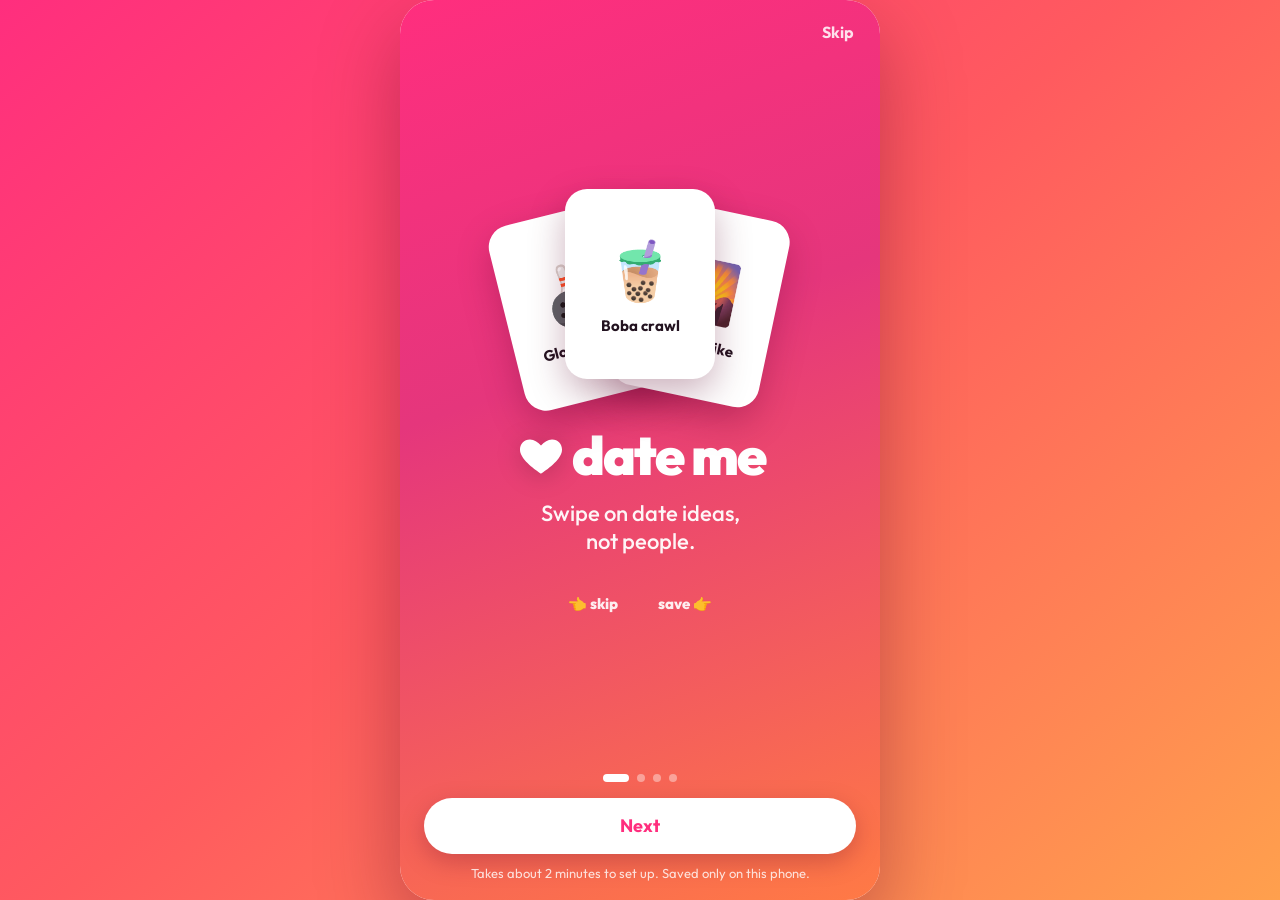
<file: index.html>
<!doctype html>
<html lang="en">
<head>
  <meta charset="utf-8">
  <meta name="viewport" content="width=device-width, initial-scale=1, viewport-fit=cover">
  <title>Date Me</title>
  <meta name="description" content="Swipe right on date ideas, not people.">
  <meta name="theme-color" content="#ff2e7e">
  <meta name="apple-mobile-web-app-capable" content="yes">
  <meta name="mobile-web-app-capable" content="yes">
  <meta name="apple-mobile-web-app-title" content="Date Me">
  <meta name="apple-mobile-web-app-status-bar-style" content="black-translucent">
  <link rel="manifest" href="manifest.json">
  <link rel="icon" href="icons/icon-192.png">
  <link rel="apple-touch-icon" href="icons/icon-180.png">
  <link rel="preconnect" href="https://fonts.googleapis.com">
  <link rel="preconnect" href="https://fonts.gstatic.com" crossorigin>
  <link href="https://fonts.googleapis.com/css2?family=Outfit:wght@400;500;600;700;800;900&display=swap" rel="stylesheet">
  <link rel="stylesheet" href="css/style.css">
</head>
<body>
  <div id="app">

    <!-- Welcome -->
    <section id="screen-welcome" class="screen grad" hidden>
      <button class="intro-skip" data-act="intro-skip">Skip</button>
      <div class="slides" id="slides">
        <div class="slide">
          <div class="hero-cards" aria-hidden="true">
            <div class="mini c1"><span>🎳</span><b>Glow bowling</b><i class="mstamp no">NOPE</i></div>
            <div class="mini c2"><span>🌄</span><b>Sunrise hike</b><i class="mstamp yes">SAVE</i></div>
            <div class="mini c3"><span>🧋</span><b>Boba crawl</b></div>
          </div>
          <h1 class="logo big"><svg class="heart" viewBox="0 0 24 24"><path d="M12 21s-7.5-4.6-9.6-9.3C.9 8.3 3 4.5 6.7 4.5c2.1 0 3.6 1.1 5.3 3 1.7-1.9 3.2-3 5.3-3 3.7 0 5.8 3.8 4.3 7.2C19.5 16.4 12 21 12 21z"/></svg>date me</h1>
          <p class="tagline">Swipe on date ideas,<br>not people.</p>
          <div class="hint-row"><span>👈 skip</span><span>save 👉</span></div>
        </div>
        <div class="slide">
          <div class="duo" aria-hidden="true">
            <div class="duo-av you">You</div><div class="duo-heart">💞</div><div class="duo-av them">Them</div>
          </div>
          <h2 class="slide-title">Made for you two</h2>
          <p class="tagline small">Answer a few questions about you. Then about them, or send them the quiz.</p>
          <div class="chip-row" aria-hidden="true"><span>🌲 you both love outdoors</span><span>💸 fits your budget</span><span>📍 near you</span></div>
        </div>
        <div class="slide">
          <div class="mini-reel" aria-hidden="true">
            <div class="mini-reel-track"><div>🎳 Glow bowling</div><div>🧋 Boba crawl</div><div>🌅 Swings &amp; sunset</div><div>🎮 Big arcade night</div><div>🛹 Skatepark</div><div>🎳 Glow bowling</div><div>🧋 Boba crawl</div></div>
            <div class="mini-reel-win"></div>
          </div>
          <h2 class="slide-title">Can't decide? Spin 🎲</h2>
          <p class="tagline small">Save a few you like. Date Me picks one.</p>
        </div>
        <div class="slide">
          <div class="chat" aria-hidden="true">
            <div class="bubble out">🛹 Date idea: Skatepark + slushies<br><b>Want to? 💘</b></div>
            <div class="bubble in">YES 😍 saturday?</div>
          </div>
          <h2 class="slide-title">Send it to them</h2>
          <p class="tagline small">One tap texts the idea to your date. Then go do it.</p>
        </div>
      </div>
      <div class="intro-foot">
        <div class="dots" id="dots"><i class="on"></i><i></i><i></i><i></i></div>
        <button class="btn-white" id="intro-next" data-act="intro-next">Next</button>
        <p class="fine">Takes about 2 minutes to set up. Saved only on this phone.</p>
      </div>
    </section>

    <!-- Older profiles: ask about "you" once -->
    <section id="screen-meintro" class="screen grad" hidden>
      <div class="welcome">
        <div class="big-emoji">💞</div>
        <h2 class="q-title center">New: ideas you'll both love</h2>
        <p class="tagline small">Answer a few quick questions about <b>you</b>, and Date Me picks dates that fit you both.</p>
        <button class="btn-white" data-act="meintro-go">Let's do it</button>
        <button class="btn-link light" data-act="meintro-later">Later</button>
      </div>
    </section>

    <!-- Who are you dating? -->
    <section id="screen-who" class="screen grad" hidden>
      <header class="quiz-top">
        <button class="icon-btn light" id="who-back" data-act="who-back" aria-label="Back">‹</button>
        <div class="progress"><i style="width:100%"></i></div>
        <span class="quiz-count">💘</span>
      </header>
      <div class="quiz-body">
        <div class="q-emoji">💑</div>
        <h2 class="q-title">Now, who are you dating?</h2>
        <p class="q-sub">Answer their questions yourself, or send them the quiz so they can answer for themselves.</p>
        <div id="who-choices" class="who-choices">
          <button class="tile big" data-act="who-send-open"><span class="te">💌</span><span><b>Send them the quiz</b><small>They answer on their phone. Most accurate.</small></span></button>
          <button class="tile big" data-act="who-answer"><span class="te">✍️</span><span><b>I'll answer for them</b><small>Quick, and you can send it later too.</small></span></button>
        </div>
        <div id="who-send" hidden>
          <input id="who-name-input" class="field" type="text" maxlength="24" placeholder="Their first name" autocomplete="off" enterkeyhint="send">
          <button class="btn-white" data-act="who-send">💌 Send the quiz</button>
          <p class="fine">You'll pick how to send it: text, Instagram, anything. When they're done, their answers show up in your app on their own.</p>
        </div>
      </div>
    </section>

    <!-- Someone sent you their quiz -->
    <section id="screen-invite" class="screen grad" hidden>
      <div class="welcome">
        <div class="big-emoji">💌</div>
        <h2 class="q-title center" id="invite-title"></h2>
        <p class="tagline small" id="invite-sub"></p>
        <button class="btn-white" data-act="invite-start">Let's go</button>
        <p class="fine">Date Me is an app that suggests date ideas. Your answers only go to the person who sent this.</p>
        <button class="btn-link light" data-act="invite-own">No thanks</button>
      </div>
    </section>

    <!-- Done answering: send it back -->
    <section id="screen-sent" class="screen grad" hidden>
      <div class="welcome">
        <div class="big-emoji">🎉</div>
        <h2 class="q-title center" id="sent-title"></h2>
        <p class="tagline small" id="sent-sub"></p>
        <button class="btn-white" id="sent-send" data-act="sent-send">💌 Send it back</button>
        <button class="btn-ghost" id="sent-copy" data-act="sent-copy">Copy the link instead</button>
        <div id="sent-own" class="sent-own">
          <p class="fine">Want to plan dates too?</p>
          <button class="btn-link light" data-act="sent-own">Make my own Date Me →</button>
        </div>
      </div>
    </section>

    <!-- Their answers came back -->
    <section id="screen-import" class="screen grad" hidden>
      <div class="welcome">
        <div class="big-emoji">✨</div>
        <h2 class="q-title center" id="import-title"></h2>
        <p class="tagline small" id="import-sub"></p>
        <button class="btn-white" data-act="import-go">Add to Date Me</button>
        <p class="fine" id="import-note"></p>
        <p class="fine">Answers usually show up in your app on their own. This link is the backup: if it opened in your browser instead of your home-screen app, open the app and they should already be there (or use People → 📥 Paste their answers).</p>
        <button class="btn-link light" data-act="import-cancel">Not now</button>
      </div>
    </section>

    <!-- Quiz -->
    <section id="screen-quiz" class="screen grad" hidden>
      <header class="quiz-top">
        <button class="icon-btn light" data-act="quiz-back" aria-label="Back">‹</button>
        <div class="progress"><i id="quiz-bar"></i></div>
        <span id="quiz-count" class="quiz-count"></span>
      </header>
      <div id="quiz-body" class="quiz-body"></div>
      <footer class="quiz-foot">
        <button id="quiz-next" class="btn-white" data-act="quiz-next">Next</button>
      </footer>
    </section>

    <!-- Location -->
    <section id="screen-location" class="screen grad" hidden>
      <header class="quiz-top">
        <button class="icon-btn light" data-act="loc-back" aria-label="Back">‹</button>
        <div class="progress"><i style="width:100%"></i></div>
        <span class="quiz-count">📍</span>
      </header>
      <div class="quiz-body">
        <div class="q-emoji">🗺️</div>
        <h2 class="q-title">Where are you two?</h2>
        <p class="q-sub">We'll tailor ideas to your area: lakes, hikes, downtown, the season and the weather.</p>
        <form id="loc-form" class="loc-form" autocomplete="off">
          <input id="loc-input" class="field" type="text" inputmode="search" placeholder="City or zip code" aria-label="City or zip code">
          <button class="btn-white small" type="submit">Search</button>
        </form>
        <button class="btn-ghost" data-act="use-gps">📍 Use my location</button>
        <div id="loc-result" class="loc-result" hidden></div>
      </div>
      <footer class="quiz-foot">
        <button id="loc-go" class="btn-white" data-act="loc-go" hidden>Show me ideas →</button>
        <button class="btn-link light" data-act="loc-skip" id="loc-skip">Skip for now</button>
      </footer>
    </section>

    <!-- Main app -->
    <section id="screen-main" class="screen main" hidden>
      <header class="topbar">
        <div class="logo"><svg class="heart" viewBox="0 0 24 24"><path d="M12 21s-7.5-4.6-9.6-9.3C.9 8.3 3 4.5 6.7 4.5c2.1 0 3.6 1.1 5.3 3 1.7-1.9 3.2-3 5.3-3 3.7 0 5.8 3.8 4.3 7.2C19.5 16.4 12 21 12 21z"/></svg>date me<sup class="ver" id="ver-top"></sup></div>
        <button class="who-chip" data-act="tab" data-tab="people"><span id="who-name"></span> ▾</button>
        <button class="icon-btn top-btn" data-act="open-share" aria-label="Share Date Me">💌</button>
        <button class="icon-btn filter-btn" data-act="open-filters" aria-label="Filters">
          <svg viewBox="0 0 24 24"><path d="M4 6h16M7 12h10M10 18h4" stroke-width="2.4" stroke-linecap="round"/></svg>
          <i id="filter-dot" hidden></i>
        </button>
      </header>

      <div id="tab-discover" class="tab">
        <div id="status-row" class="status-row"></div>
        <div id="deck" class="deck"></div>
        <div class="actions" id="deck-actions">
          <button class="act undo" data-act="undo" aria-label="Undo">↺</button>
          <button class="act nope" data-act="nope" aria-label="Skip">✕</button>
          <button class="act like" data-act="like" aria-label="Save">♥</button>
          <button class="act spin" data-act="open-spin" aria-label="Spin it">🎲</button>
        </div>
      </div>

      <div id="tab-saved" class="tab" hidden>
        <div class="saved-head">
          <h2>Saved ideas</h2>
          <button class="btn-grad" data-act="open-spin">🎲 Spin it</button>
        </div>
        <div id="saved-list" class="saved-list"></div>
      </div>

      <div id="tab-people" class="tab" hidden>
        <div class="saved-head"><h2>Who are you planning for?</h2></div>
        <div id="people-list" class="people-list"></div>
        <button class="btn-outline" data-act="new-person">＋ Plan for someone new</button>
        <button class="btn-outline" data-act="paste-answers">📥 Paste their answers</button>
        <button class="btn-outline" data-act="how-it-works">❓ How Date Me works</button>
        <button class="btn-outline" data-act="open-share">💌 Share Date Me with a friend</button>
        <button class="btn-outline" data-act="check-update">🔄 Check for updates</button>
        <p class="fine dark ver-line" id="ver-people"></p>
        <p class="fine dark">Your answers stay on this phone. What leaves it: the city you search for; quiz answers (never names) when you use the AI planner; and answers to a quiz you were sent, which wait in a private mailbox and are deleted once picked up.</p>
        <p class="fine dark">Some "Get the kit" and "Find tickets" links may earn Date Me a small commission, at no extra cost to you. As an Amazon Associate, Date Me earns from qualifying purchases.</p>
      </div>

      <nav class="tabbar">
        <button data-act="tab" data-tab="discover" class="on"><span>🔥</span>Discover</button>
        <button data-act="tab" data-tab="saved"><span>♥</span>Saved<b id="saved-count" hidden></b></button>
        <button data-act="tab" data-tab="people"><span>👥</span>People</button>
      </nav>
    </section>

    <!-- New version ribbon -->
    <div id="update-ribbon" class="ribbon" role="status" hidden>
      <span>✨ New version ready</span>
      <button class="ribbon-go" data-act="do-update">Update</button>
      <button class="ribbon-x" data-act="dismiss-update" aria-label="Later">✕</button>
    </div>

    <!-- Share Date Me -->
    <div id="modal-share" class="overlay center" hidden>
      <div class="share-box">
        <button class="icon-btn close" data-act="close-share" aria-label="Close">✕</button>
        <h3>Share Date Me 💘</h3>
        <p class="spin-sub">Scan with a phone camera to open it.</p>
        <img class="qr" src="qr.png" alt="QR code that opens Date Me" width="220" height="220">
        <div class="share-link"><span id="share-url"></span><button data-act="copy-link" id="copy-link">Copy</button></div>
        <button class="btn-grad wide" data-act="share-app">💌 Send to a friend</button>
        <div id="install-box" class="install-box"></div>
        <div class="share-foot">
          <span id="ver-share"></span> ·
          <button class="btn-link tiny" data-act="check-update">Check for updates</button>
        </div>
      </div>
    </div>

    <!-- Filters sheet -->
    <div id="sheet-filters" class="overlay" hidden>
      <div class="sheet" role="dialog" aria-label="Filters">
        <button class="grabber" data-act="close-sheet" aria-label="Close"></button>
        <button class="icon-btn close" data-act="close-sheet" aria-label="Close">✕</button>
        <h3>Filters</h3>
        <div class="f-group"><label>Budget (up to)</label><div class="chips" data-filter="budget"></div></div>
        <div class="f-group"><label>Indoor or outdoor</label><div class="chips" data-filter="io"></div></div>
        <div class="f-group"><label>Time of day</label><div class="chips" data-filter="time"></div></div>
        <div class="f-group"><label>How far will you go?</label><div class="chips" data-filter="dist"></div></div>
        <div class="sheet-btns">
          <button class="btn-link" data-act="reset-filters">Reset</button>
          <button class="btn-grad wide" data-act="apply-filters" id="apply-filters">Show ideas</button>
        </div>
      </div>
    </div>

    <!-- AI planner -->
    <div id="sheet-ai" class="overlay" hidden>
      <div class="sheet" role="dialog" aria-label="AI planner">
        <button class="grabber" data-act="close-sheet" aria-label="Close"></button>
        <button class="icon-btn close" data-act="close-sheet" aria-label="Close">✕</button>
        <div id="ai-form">
          <h3 id="ai-title">✨ Plan something</h3>
          <p class="ai-sub" id="ai-sub"></p>
          <div class="f-group"><label>Anything to aim for? (optional)</label>
            <div class="chips" id="ai-chips">
              <button class="chip" data-ask="It might rain, so mostly indoors">🌧️ Rainy day</button>
              <button class="chip" data-ask="Keep it super cheap">💸 Super cheap</button>
              <button class="chip" data-ask="It's a special occasion, make it feel special">🎉 Special occasion</button>
              <button class="chip" data-ask="It's an early date, so easy to talk and low pressure">🌱 Early dates</button>
              <button class="chip" data-ask="Something we could do tonight">🌙 Tonight</button>
              <button class="chip" data-ask="Surprise us with unusual ideas we wouldn't think of">🎲 Surprise us</button>
            </div>
          </div>
          <div class="f-group"><label for="ai-text">Anything else?</label>
            <textarea id="ai-text" class="ai-text" maxlength="200" rows="2" placeholder="e.g. they just got a puppy, or we only have Sunday morning"></textarea>
          </div>
          <div class="sheet-btns">
            <button class="btn-link" data-act="close-ai">Cancel</button>
            <button class="btn-grad wide" data-act="run-ai">✨ Make 5 ideas</button>
          </div>
          <p class="fine dark ai-fine">Shares their quiz answers (not their name) and your area with the AI to write the ideas.</p>
        </div>
        <div id="ai-loading" class="ai-loading" hidden>
          <div class="ai-spark">✨</div>
          <p id="ai-msg">Reading their answers…</p>
          <button class="btn-link" data-act="cancel-ai">Cancel</button>
        </div>
      </div>
    </div>

    <!-- Spin -->
    <div id="modal-spin" class="overlay center" hidden>
      <div class="spin-box">
        <button class="icon-btn close" data-act="close-spin" aria-label="Close">✕</button>
        <h3>Spin it 🎲</h3>
        <p class="spin-sub" id="spin-sub">Can't decide? Let fate pick from your saved ideas.</p>
        <div class="reel"><div class="reel-track" id="reel-track"></div><div class="reel-window"></div></div>
        <div id="spin-result" class="spin-result" hidden></div>
        <div class="spin-btns">
          <button class="btn-grad wide" data-act="spin" id="spin-btn">Spin!</button>
          <button class="btn-outline" data-act="share-winner" id="share-winner" hidden>💌 Send it to them</button>
        </div>
      </div>
    </div>

    <!-- Idea detail -->
    <div id="modal-idea" class="overlay center" hidden>
      <div class="idea-box" id="idea-box"></div>
    </div>

    <div id="coach" class="coach" role="status" hidden><span id="coach-text"></span><button data-act="coach-ok" aria-label="Got it">✕</button></div>
    <div id="confetti" aria-hidden="true"></div>
    <div id="toast" role="status"></div>
  </div>

  <script src="js/version.js"></script>
  <script src="js/store.js"></script>
  <script src="js/engine.js"></script>
  <script src="js/location.js"></script>
  <script src="js/spots.js"></script>
  <script src="js/ideas.js"></script>
  <script src="js/ai.js"></script>
  <script src="js/shop.js"></script>
  <script src="js/invite.js"></script>
  <script src="js/verify.js"></script>
  <!-- More idea sources go here, e.g. <script src="js/sources/places.js"></script> -->
  <script src="js/app.js"></script>
</body>
</html>
</file>
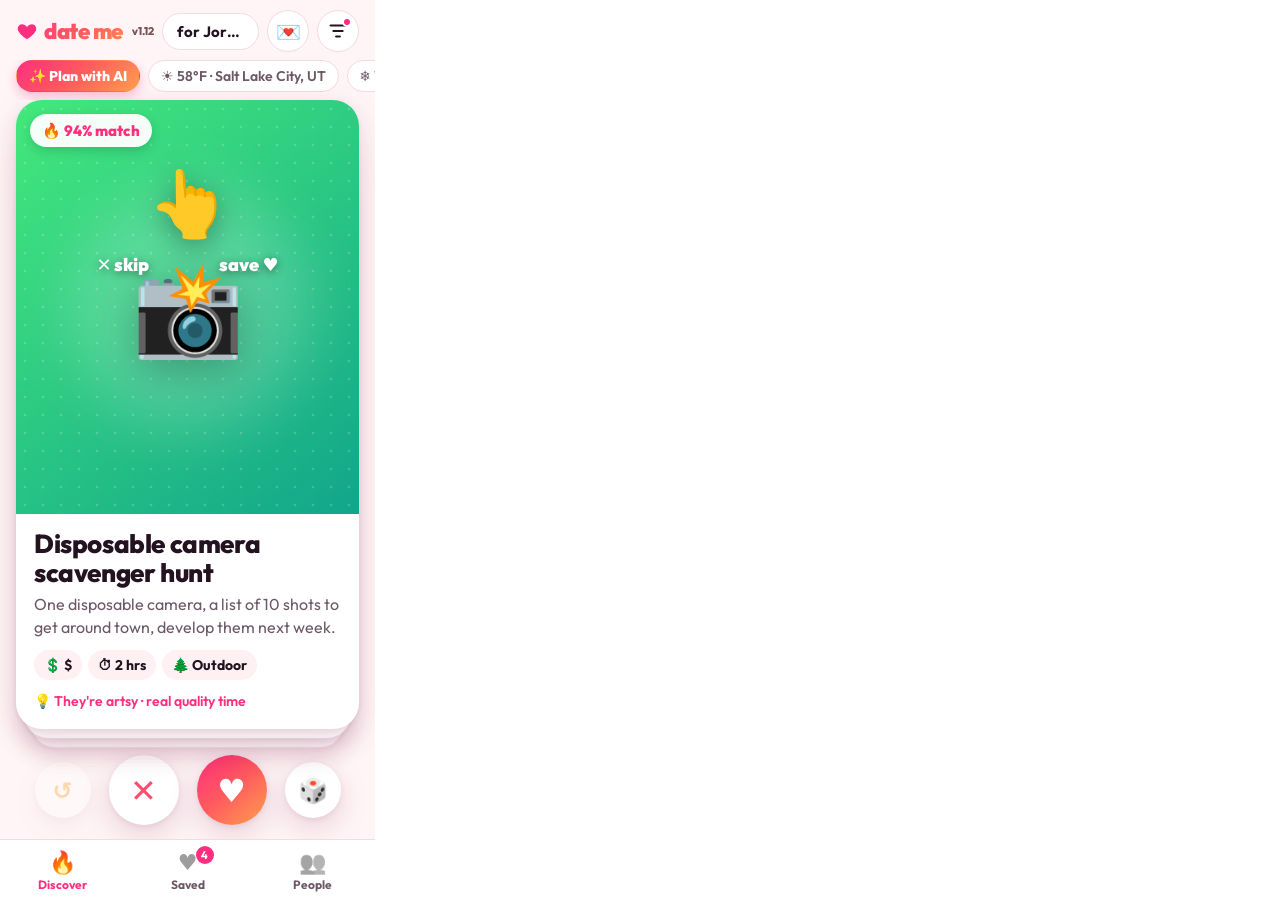
<file: tests/seed.html>
<!doctype html>
<!-- Test fixture: loads a sample profile, then shows the app at phone size.
     ?view=deck | saved | spin | filters | people | idea | interests | ai | aicard | who | invite | share | ribbon | age | slide1..slide4 | hint | coach | welcome
     Overwrites this browser's Date Me data, so only use it on a test browser. -->
<html><head><meta charset="utf-8"><meta name="viewport" content="width=device-width, initial-scale=1"><style>html,body{margin:0}iframe{border:0;position:fixed;left:0;top:0;width:375px;height:100%}</style></head>
<body>
<script>
  const view = new URLSearchParams(location.search).get("view") || "deck";
  const snap = (id, t, e, cat, d, c, m, io) => ({ id, at: Date.now(), idea: { id, t, e, cat, d, c, m, io, place: null } });
  const profile = {
    id: "test1", name: "Jordan", createdAt: Date.now(),
    answers: { name: "Jordan", birthdate: "2006-05-14", outdoorsy: 8, outAbout: 5, adventure: 6, active: 5, crowds: 4,
      budget: 2, foodie: 9, dislikes: ["seafood"], interests: ["artsy", "outdoorsy"], love: "time" },
    place: { label: "Salt Lake City, UT", lat: 40.76, lon: -111.89, cc: "US", isCity: true, scanned: true,
      features: { lake: true, coast: false, beach: false, mountains: true, trails: true, river: true, hotspring: true, ski: true, city: true, snow: false },
      spots: { bowling: [{ n: "Megaplex Lanes", lat: 40.70, lon: -111.95, d: 8200 }, { n: "All Star Bowling", lat: 40.72, lon: -111.86, d: 5100 }, { n: "Pins & Ales", lat: 40.76, lon: -111.88, d: 1300 }].sort((a, b) => a.d - b.d) },
      spotsAt: { bowling: Date.now() },
      weather: { temp: 58, unit: "°F", emoji: "☀️", text: "Clear", tmaxC: 16, rainy: false, snowing: false, hot: false, cold: false, nice: true, elevation: 1300, at: Date.now() } },
    saved: [
      snap("glow-bowling", "Glow bowling", "🎳", "active", "Blacklights, loud music, and a bet riding on the last frame.", 1, 90, "in"),
      snap("hot-springs-soak", "Hot springs soak", "♨️", "outdoors", "Find a natural hot spring and soak while it's chilly outside.", 1, 240, "out"),
      snap("paint-pottery", "Paint pottery", "🏺", "culture", "Paint mugs at a pottery studio, pick them up next week, think of each other.", 2, 120, "in"),
      snap("pumpkin-patch", "Pumpkin patch", "🎃", "seasonal", "Find the biggest, weirdest pumpkin in the field.", 1, 120, "out"),
    ],
    skipped: [], filters: { budget: 2, io: "any", time: "any", dist: 3 },
    aiIdeas: view === "aicard" ? [{ id: "ai:bird-show-ramen-test", t: "Bird show & ramen", e: "🦜", cat: "culture", d: "Catch the indoor bird show at the aviary, then warm up with big bowls of ramen.", aiWhy: "they love animals and it's chilly", c: 2, m: 180, io: "in", w: "a", int: ["animals", "artsy", "outdoorsy"], love: ["time"], fd: [], act: 2, adv: 5, crowd: 4, food: 6, tr: 1, age: 0, place: { name: "Tracy Aviary", url: "https://www.google.com/maps/search/Tracy%20Aviary" } }] : [],
  };
  const me = { name: "Matt", birthdate: "2005-02-10", outdoorsy: 9, outAbout: 5, adventure: 8, active: 5, crowds: 5, budget: 1, foodie: 5, dislikes: ["sushi"], interests: ["outdoorsy", "animals"], love: "time" };
  // Views screenshotted with --virtual-time-budget must not wait on map servers: pretend every lookup is done.
  Object.keys(localStorage).filter((k) => k.startsWith("dateme:hint")).forEach((k) => localStorage.removeItem(k));
  if (view === "share" || view === "ribbon" || view === "age" || view === "hint" || view === "coach" || view === "filters") {
    profile.place.spots = {}; profile.place.spotsAt = {};
    ["bowling","trailhead","lake","park","viewpoint","waterfall","hotspring","reserve","cafe","farm","shelter","icerink","musicvenue","theatre","museum","zoo","aquarium","mexican","sushi","ramen","market","peak","river","beach","ski"].forEach((k) => { profile.place.spots[k] = []; profile.place.spotsAt[k] = Date.now(); });
  }
  if (view === "welcome" || view === "invite" || view.startsWith("slide")) localStorage.removeItem("dateme:v1");
  else if (view === "who") localStorage.setItem("dateme:v1", JSON.stringify({ version: 1, me: { answers: me }, activeId: null, profiles: {} }));
  else localStorage.setItem("dateme:v1", JSON.stringify({ version: 1, me: { answers: me }, activeId: "test1", profiles: { test1: profile } }));
</script>
<iframe id="f" src="../index.html"></iframe>
<script>if (view === "invite") document.getElementById("f").src = "../index.html#invite=eyJ2IjoxLCJwIjoiYWJjIiwiZiI6Ik1hdHQiLCJvIjoiUmlsZXkifQ";</script>
<script>
  const f = document.getElementById("f");
  f.onload = () => setTimeout(() => {
    const d = f.contentDocument, click = (s) => d.querySelector(s).click();
    if (view === "saved") click('.tabbar [data-tab="saved"]');
    if (view === "people") click('.tabbar [data-tab="people"]');
    if (view === "filters") click('[data-act="open-filters"]');
    if (view === "idea") { click('.tabbar [data-tab="saved"]'); setTimeout(() => click(".s-item"), 100); }
    if (view === "interests") { click('[data-act="tab"][data-tab="people"]'); click('[data-act="edit"]'); for (let k = 0; k < 8; k++) click("#quiz-next"); }
    if (view === "share") click('[data-act="open-share"]');
    if (view.startsWith("slide")) { const el = d.getElementById("slides"); el.scrollTo({ left: (+view.slice(5) - 1) * el.clientWidth, behavior: "instant" }); el.dispatchEvent(new Event("scroll")); }
    if (view === "coach") click('[data-act="like"]');
    if (view === "age") { click('.tabbar [data-tab="people"]'); click('[data-act="edit-me"]'); click("#quiz-next"); d.querySelector('.age-step[data-step="1"]').click(); }
    if (view === "ribbon") d.getElementById("update-ribbon").hidden = false;
    if (view === "ai") { click('[data-act="open-ai"]'); d.querySelectorAll("#ai-chips .chip")[0].click(); d.querySelectorAll("#ai-chips .chip")[4].click(); }
    if (view === "spin") { click('[data-act="open-spin"]'); setTimeout(() => click("#spin-btn"), 100); }
  }, 1500);
</script>
</body></html>
</file>
<file: css/style.css>
/* Date Me — styles. Phone first; desktop just centres a phone-width column. */

[hidden] { display: none !important; }

:root {
  --grad: linear-gradient(140deg, #ff2e7e 0%, #ff5a5f 48%, #ffa04d 100%);
  --grad-deep: linear-gradient(160deg, #ff2e7e 0%, #e5367c 40%, #ff7a45 100%);
  --pink: #ff2e7e;
  --coral: #ff5a5f;
  --amber: #ffa04d;
  --bg: #fff5f7;
  --surface: #ffffff;
  --surface-2: #fff0f3;
  --ink: #231320;
  --ink-2: #6c5867;
  --line: #f3dbe2;
  --nope: #ff4d6d;
  --like: #18c98b;
  --shadow: 0 10px 30px rgba(120, 20, 60, .16), 0 2px 6px rgba(120, 20, 60, .08);
  --radius: 26px;
  --font: "Outfit", system-ui, -apple-system, "Segoe UI", Roboto, sans-serif;
  --top: env(safe-area-inset-top, 0px);
  --bottom: env(safe-area-inset-bottom, 0px);
  color-scheme: light;
}

@media (prefers-color-scheme: dark) {
  :root:not([data-theme="light"]) {
    --bg: #150b13;
    --surface: #23141f;
    --surface-2: #2d1a28;
    --ink: #fbeef4;
    --ink-2: #c3a9b8;
    --line: #3a2433;
    --shadow: 0 10px 30px rgba(0, 0, 0, .45), 0 2px 6px rgba(0, 0, 0, .3);
    color-scheme: dark;
  }
}
:root[data-theme="dark"] {
  --bg: #150b13; --surface: #23141f; --surface-2: #2d1a28; --ink: #fbeef4; --ink-2: #c3a9b8; --line: #3a2433;
  --shadow: 0 10px 30px rgba(0, 0, 0, .45), 0 2px 6px rgba(0, 0, 0, .3); color-scheme: dark;
}

* { box-sizing: border-box; -webkit-tap-highlight-color: transparent; }
html, body { margin: 0; height: 100%; }
body {
  font-family: var(--font);
  background: var(--grad);
  color: var(--ink);
  overscroll-behavior: none;
  -webkit-font-smoothing: antialiased;
}
button { font: inherit; color: inherit; border: 0; background: none; cursor: pointer; padding: 0; }
input { font: inherit; }

#app {
  position: relative;
  max-width: 480px;
  height: 100dvh;
  margin: 0 auto;
  overflow: hidden;
  background: var(--bg);
}
@media (min-width: 520px) {
  #app { height: min(100dvh, 920px); top: max(0px, calc((100dvh - 920px) / 2)); border-radius: 34px; box-shadow: 0 30px 80px rgba(80, 0, 40, .35); }
}

.screen { position: absolute; inset: 0; display: flex; flex-direction: column; }
.grad { background: var(--grad-deep); color: #fff; }

/* ---------- logo ---------- */
.logo { display: flex; align-items: center; gap: 6px; font-weight: 900; font-size: 24px; letter-spacing: -.5px; }
.logo .heart { width: 24px; height: 24px; fill: var(--pink); }
.logo.big { font-size: 54px; letter-spacing: -2px; margin: 0; justify-content: center; }
.logo.big .heart { width: 50px; height: 50px; fill: #fff; filter: drop-shadow(0 4px 12px rgba(0,0,0,.18)); }

/* ---------- buttons ---------- */
.btn-white, .btn-grad, .btn-outline, .btn-ghost {
  display: inline-flex; align-items: center; justify-content: center; gap: 8px;
  min-height: 56px; padding: 0 26px; border-radius: 999px; font-weight: 700; font-size: 18px;
  transition: transform .12s ease, opacity .2s;
}
.btn-white:active, .btn-grad:active, .btn-outline:active, .btn-ghost:active { transform: scale(.97); }
.btn-white { background: #fff; color: var(--pink); box-shadow: 0 8px 24px rgba(90, 0, 40, .25); width: 100%; }
.btn-white:disabled { opacity: .5; box-shadow: none; }
.btn-white.small { width: auto; min-height: 52px; padding: 0 20px; font-size: 16px; }
.btn-grad { background: var(--grad); color: #fff; box-shadow: 0 8px 20px rgba(255, 46, 126, .3); min-height: 48px; font-size: 16px; padding: 0 20px; }
.btn-grad.wide { flex: 1; min-height: 56px; font-size: 18px; }
.btn-grad:disabled { opacity: .45; box-shadow: none; }
.btn-outline { width: 100%; border: 2px solid var(--line); color: var(--ink); background: var(--surface); font-size: 16px; margin-top: 12px; }
.btn-ghost { width: 100%; border: 2px solid rgba(255,255,255,.55); color: #fff; font-size: 17px; margin-top: 12px; }
.btn-link { font-weight: 600; color: var(--ink-2); padding: 14px; }
.btn-link.light { color: rgba(255,255,255,.85); }
.icon-btn { width: 44px; height: 44px; border-radius: 50%; display: grid; place-items: center; font-size: 26px; }
.icon-btn.light { color: #fff; background: rgba(255,255,255,.18); font-size: 30px; line-height: 1; padding-bottom: 3px; }

/* ---------- intro slides ---------- */
#screen-welcome { padding-top: var(--top); }
.slides { flex: 1; display: flex; overflow-x: auto; overflow-y: hidden; scroll-snap-type: x mandatory; scrollbar-width: none; -webkit-overflow-scrolling: touch; }
.slides::-webkit-scrollbar { display: none; }
.slide { flex: 0 0 100%; scroll-snap-align: center; display: flex; flex-direction: column; align-items: center; justify-content: center; padding: 40px 26px 10px; text-align: center; }
.slide-title { font-size: 34px; font-weight: 900; letter-spacing: -.8px; margin: 26px 0 6px; line-height: 1.05; }
.intro-skip { position: absolute; top: calc(12px + var(--top)); right: 14px; z-index: 3; color: rgba(255,255,255,.85); font-weight: 700; padding: 10px 12px; }
.intro-foot { padding: 6px 24px calc(18px + var(--bottom)); text-align: center; }
.dots { display: flex; justify-content: center; gap: 8px; margin-bottom: 16px; }
.dots i { width: 8px; height: 8px; border-radius: 99px; background: rgba(255,255,255,.4); transition: width .25s, background .25s; }
.dots i.on { width: 26px; background: #fff; }
.intro-foot .fine { margin-top: 10px; }
.hint-row { display: flex; gap: 40px; justify-content: center; font-weight: 800; font-size: 15px; opacity: .9; margin-top: 4px; }
.mstamp { position: absolute; top: 12px; font-style: normal; font-weight: 900; font-size: 13px; letter-spacing: 1px; padding: 1px 6px; border: 2.5px solid; border-radius: 6px; background: #fff; }
.mstamp.yes { left: 10px; color: #18c98b; transform: rotate(-12deg); }
.mstamp.no { right: 10px; color: #ff4d6d; transform: rotate(12deg); }
.duo { display: flex; align-items: center; gap: 14px; }
.duo-av { width: 96px; height: 96px; border-radius: 50%; display: grid; place-items: center; font-weight: 900; font-size: 20px; color: #fff; box-shadow: 0 10px 26px rgba(90,0,40,.3); border: 4px solid rgba(255,255,255,.85); }
.duo-av.you { background: linear-gradient(140deg, #8e6cf7, #ff5ca8); }
.duo-av.them { background: linear-gradient(140deg, #ffb347, #ff5f6d); }
.duo-heart { font-size: 44px; animation: beat 1.2s ease-in-out infinite; }
.chip-row { display: flex; flex-wrap: wrap; gap: 8px; justify-content: center; margin-top: 4px; }
.chip-row span { background: #fff; color: var(--pink); font-weight: 800; font-size: 13px; padding: 7px 12px; border-radius: 99px; }
.mini-reel { position: relative; width: 250px; height: 168px; overflow: hidden; border-radius: 22px; background: #fff; color: var(--ink); box-shadow: 0 14px 36px rgba(90,0,40,.3); }
.mini-reel-track { animation: reelSpin 3.2s cubic-bezier(.2,.8,.2,1) infinite; }
.mini-reel-track div { height: 56px; display: flex; align-items: center; justify-content: center; font-weight: 800; font-size: 17px; }
.mini-reel-win { position: absolute; left: 8px; right: 8px; top: 56px; height: 56px; border: 3px solid var(--pink); border-radius: 14px; }
@keyframes reelSpin { 0% { transform: translateY(0); } 70%, 100% { transform: translateY(-224px); } }
.chat { width: 270px; display: flex; flex-direction: column; gap: 10px; }
.bubble { padding: 12px 15px; border-radius: 20px; font-size: 15px; line-height: 1.35; text-align: left; box-shadow: 0 8px 20px rgba(90,0,40,.2); max-width: 85%; }
.bubble.out { align-self: flex-end; background: #fff; color: var(--ink); border-bottom-right-radius: 6px; }
.bubble.in { align-self: flex-start; background: #34c759; color: #fff; font-weight: 800; border-bottom-left-radius: 6px; animation: bubbleIn .5s 1s both cubic-bezier(.2,.9,.3,1.3); }
@keyframes bubbleIn { from { transform: scale(.5); opacity: 0; } }
@media (max-height: 700px) { .hero-cards { height: 170px; margin-bottom: 12px; } .mini { height: 160px; } .slide-title { font-size: 28px; margin-top: 16px; } }

/* ---------- coach hints ---------- */
.coach { position: absolute; z-index: 85; max-width: 260px; display: flex; align-items: center; gap: 8px; background: #231320; color: #fff; font-weight: 700; font-size: 15px; padding: 10px 8px 10px 14px; border-radius: 16px; box-shadow: 0 12px 30px rgba(0,0,0,.35); animation: pop .3s cubic-bezier(.2,.9,.3,1.3); }
.coach { pointer-events: none; }
.coach button { pointer-events: auto; color: #c9b2c0; width: 26px; height: 26px; border-radius: 50%; flex: none; }
.coach::after { content: ""; position: absolute; left: var(--arrow, 50%); width: 14px; height: 14px; background: #231320; transform: translateX(-50%) rotate(45deg); }
.coach.above::after { bottom: -6px; }
.coach.below::after { top: -6px; }
.coach-pulse { animation: coachPulse 1.2s ease-in-out infinite; position: relative; z-index: 1; }
@keyframes coachPulse { 50% { box-shadow: 0 0 0 8px rgba(255,46,126,.28); } }
.swipe-hint { position: absolute; inset: 0; z-index: 20; pointer-events: none; display: flex; flex-direction: column; align-items: center; justify-content: flex-start; padding-top: 18%; }
.swipe-hint .hand { font-size: 64px; filter: drop-shadow(0 6px 14px rgba(0,0,0,.35)); animation: handSwipe 2.4s ease-in-out infinite; }
@keyframes handSwipe { 0%, 100% { transform: translateX(0) rotate(0); } 30% { transform: translateX(80px) rotate(14deg); } 60% { transform: translateX(-80px) rotate(-14deg); } }
.swipe-label { display: flex; gap: 70px; margin-top: 10px; font-weight: 900; font-size: 18px; color: #fff; text-shadow: 0 2px 10px rgba(0,0,0,.45); }

/* ---------- welcome ---------- */
.welcome { flex: 1; display: flex; flex-direction: column; justify-content: center; padding: calc(24px + var(--top)) 28px calc(28px + var(--bottom)); text-align: center; }
.tagline { font-size: 22px; font-weight: 500; line-height: 1.3; margin: 10px 0 34px; opacity: .95; }
.fine { font-size: 13px; opacity: .8; margin: 16px 0 0; line-height: 1.4; }
.fine.dark { color: var(--ink-2); opacity: 1; text-align: center; padding: 0 10px 20px; }
.hero-cards { position: relative; height: 210px; margin-bottom: 26px; }
.mini {
  position: absolute; left: 50%; top: 10px; width: 150px; height: 190px; margin-left: -75px;
  background: #fff; color: var(--ink); border-radius: 22px; box-shadow: 0 14px 36px rgba(90,0,40,.3);
  display: flex; flex-direction: column; align-items: center; justify-content: center; gap: 10px; font-size: 15px;
}
.mini span { font-size: 58px; }
.mini.c1 { transform: rotate(-14deg) translateX(-62px); animation: floatA 5s ease-in-out infinite; }
.mini.c2 { transform: rotate(12deg) translateX(62px); animation: floatB 6s ease-in-out infinite; }
.mini.c3 { transform: translateY(-6px); z-index: 2; animation: floatC 4.5s ease-in-out infinite; }
@keyframes floatA { 50% { transform: rotate(-11deg) translateX(-66px) translateY(-6px); } }
@keyframes floatB { 50% { transform: rotate(15deg) translateX(66px) translateY(-4px); } }
@keyframes floatC { 50% { transform: translateY(-14px); } }
@media (prefers-reduced-motion: reduce) { .mini { animation: none !important; } }

/* ---------- quiz ---------- */
.quiz-top { display: flex; align-items: center; gap: 14px; padding: calc(12px + var(--top)) 16px 8px; }
.progress { flex: 1; height: 8px; border-radius: 99px; background: rgba(255,255,255,.25); overflow: hidden; }
.progress i { display: block; height: 100%; width: 0; background: #fff; border-radius: 99px; transition: width .35s ease; }
.quiz-count { font-weight: 700; font-size: 14px; min-width: 44px; text-align: right; opacity: .9; }
.quiz-body { flex: 1; overflow-y: auto; padding: 12px 22px 12px; display: flex; flex-direction: column; }
.quiz-body.anim { animation: slideIn .35s ease; }
@keyframes slideIn { from { opacity: 0; transform: translateX(30px); } }
.quiz-body.anim-back { animation: slideBack .35s ease; }
@keyframes slideBack { from { opacity: 0; transform: translateX(-30px); } }
.q-emoji { font-size: 64px; margin: 8px 0 6px; }
.q-title { font-size: 32px; line-height: 1.1; font-weight: 800; letter-spacing: -.5px; margin: 0 0 8px; }
.q-sub { font-size: 17px; line-height: 1.4; opacity: .9; margin: 0 0 24px; }
.quiz-foot { padding: 10px 22px calc(18px + var(--bottom)); display: flex; flex-direction: column; align-items: center; }

.field {
  width: 100%; min-height: 60px; border-radius: 18px; border: 0; padding: 0 20px; font-size: 20px; font-weight: 600;
  background: rgba(255,255,255,.96); color: #231320; outline: none; box-shadow: 0 6px 20px rgba(90,0,40,.2);
}
.field::placeholder { color: #b9a3b1; font-weight: 500; }
.field:focus { box-shadow: 0 0 0 4px rgba(255,255,255,.45), 0 6px 20px rgba(90,0,40,.2); }
input[type="date"].field { appearance: none; -webkit-appearance: none; display: block; line-height: 60px; }
.age-picker { display: flex; align-items: center; gap: 14px; justify-content: center; margin-top: 8px; }
.age-field { width: 140px; text-align: center; font-size: 44px; font-weight: 800; min-height: 84px; padding: 0 8px; -moz-appearance: textfield; }
.age-field::-webkit-outer-spin-button, .age-field::-webkit-inner-spin-button { -webkit-appearance: none; margin: 0; }
.age-step { width: 64px; height: 64px; border-radius: 50%; background: rgba(255,255,255,.2); border: 2px solid rgba(255,255,255,.45); color: #fff; font-size: 34px; font-weight: 700; line-height: 1; }
.age-step:active { transform: scale(.92); }
.age-picker + .age-note { text-align: center; }
.age-note { margin-top: 16px; font-size: 18px; font-weight: 600; min-height: 50px; line-height: 1.35; }
.age-note small { display: block; font-weight: 500; opacity: .85; font-size: 15px; }

/* slider */
.slider-wrap { margin-top: 18px; }
.slider-face { text-align: center; font-size: 88px; line-height: 1; height: 100px; transition: transform .15s; }
.slider-val { text-align: center; font-size: 22px; font-weight: 800; margin: 6px 0 22px; }
input[type="range"].slider { -webkit-appearance: none; appearance: none; width: 100%; height: 14px; border-radius: 99px; background: rgba(255,255,255,.3); outline: none; }
input[type="range"].slider::-webkit-slider-thumb { -webkit-appearance: none; width: 40px; height: 40px; border-radius: 50%; background: #fff; box-shadow: 0 4px 14px rgba(90,0,40,.35); border: 0; }
input[type="range"].slider::-moz-range-thumb { width: 40px; height: 40px; border-radius: 50%; background: #fff; box-shadow: 0 4px 14px rgba(90,0,40,.35); border: 0; }
.slider-ends { display: flex; justify-content: space-between; margin-top: 14px; font-weight: 700; font-size: 16px; }

/* tiles */
.tiles { display: grid; gap: 12px; }
.tiles.two { grid-template-columns: 1fr 1fr; }
.tile {
  min-height: 68px; border-radius: 20px; padding: 14px 18px; text-align: left;
  background: rgba(255,255,255,.16); border: 2px solid rgba(255,255,255,.3); color: #fff;
  display: flex; align-items: center; gap: 14px; transition: transform .12s, background .15s, border-color .15s;
}
.tile:active { transform: scale(.97); }
.tile .te { font-size: 30px; flex: none; }
.tile b { display: block; font-size: 18px; }
.tile small { display: block; font-size: 14px; opacity: .85; margin-top: 2px; }
.tile.on { background: #fff; color: var(--pink); border-color: #fff; box-shadow: 0 8px 22px rgba(90,0,40,.25); }
.tiles.two .tile { flex-direction: column; align-items: flex-start; gap: 6px; min-height: 104px; }
.tiles.three { grid-template-columns: repeat(3, 1fr); gap: 10px; }
.tiles.three .tile { flex-direction: column; justify-content: center; align-items: center; text-align: center; gap: 4px; min-height: 92px; padding: 10px 6px; }
.tiles.three .tile b { font-size: 15px; line-height: 1.15; }
.sub-q { font-size: 18px; font-weight: 700; margin: 26px 0 12px; }
.chips-light { display: flex; flex-wrap: wrap; gap: 10px; }
.chip-l { min-height: 46px; padding: 0 16px; border-radius: 99px; background: rgba(255,255,255,.16); border: 2px solid rgba(255,255,255,.35); color: #fff; font-weight: 600; font-size: 16px; }
.chip-l.on { background: #fff; color: var(--pink); border-color: #fff; text-decoration: line-through; text-decoration-thickness: 2px; }

/* intro screens */
.big-emoji { font-size: 84px; margin-bottom: 8px; }
.q-title.center { text-align: center; }
.tagline.small { font-size: 18px; margin: 6px 0 26px; }
.sent-own { margin-top: 26px; }
.who-choices { display: grid; gap: 12px; }
.tile.big { min-height: 88px; }
#who-send .field { margin-bottom: 14px; }

/* location */
.loc-form { display: flex; gap: 10px; }
.loc-result { margin-top: 22px; background: rgba(255,255,255,.14); border-radius: 22px; padding: 18px; border: 2px solid rgba(255,255,255,.25); }
.loc-result h4 { margin: 0 0 4px; font-size: 22px; }
.loc-result p { margin: 0; opacity: .9; }
.feat-chips { display: flex; flex-wrap: wrap; gap: 8px; margin-top: 12px; }
.feat-chips span { background: #fff; color: var(--pink); padding: 7px 12px; border-radius: 99px; font-size: 14px; font-weight: 700; }
.feat-chips span.wait { background: rgba(255,255,255,.2); color: #fff; animation: pulse 1.2s ease-in-out infinite; }
@keyframes pulse { 50% { opacity: .5; } }

/* ---------- main ---------- */
.main { background: var(--bg); }
.topbar { display: flex; align-items: center; gap: 10px; padding: calc(10px + var(--top)) 16px 8px; }
.topbar .logo { background: var(--grad); -webkit-background-clip: text; background-clip: text; color: transparent; }
.who-chip { margin-left: auto; background: var(--surface); border: 1.5px solid var(--line); border-radius: 99px; padding: 8px 14px; font-weight: 700; font-size: 15px; max-width: 46vw; white-space: nowrap; overflow: hidden; text-overflow: ellipsis; }
.filter-btn { position: relative; background: var(--surface); border: 1.5px solid var(--line); }
.filter-btn svg { width: 22px; height: 22px; stroke: var(--ink); fill: none; }
.filter-btn i { position: absolute; top: 6px; right: 6px; width: 10px; height: 10px; border-radius: 50%; background: var(--pink); border: 2px solid var(--surface); }

.tab { flex: 1; min-height: 0; display: flex; flex-direction: column; }
#tab-saved, #tab-people { overflow-y: auto; padding: 4px 16px 20px; }

.status-row { display: flex; gap: 8px; padding: 0 16px 8px; overflow-x: auto; scrollbar-width: none; min-height: 36px; }
.status-row::-webkit-scrollbar { display: none; }
.pill { flex: none; display: inline-flex; align-items: center; gap: 6px; height: 32px; padding: 0 12px; border-radius: 99px; background: var(--surface); border: 1.5px solid var(--line); font-size: 14px; font-weight: 600; color: var(--ink-2); white-space: nowrap; }
.pill.hot { color: var(--pink); border-color: rgba(255,46,126,.35); }
.pill.ai { background: var(--grad); color: #fff; border-color: transparent; font-weight: 800; box-shadow: 0 4px 12px rgba(255,46,126,.3); }
.ai-sub { color: var(--ink-2); margin: 4px 0 0; line-height: 1.4; }
.ai-text { width: 100%; border: 2px solid var(--line); border-radius: 16px; padding: 12px 14px; font: inherit; font-size: 16px; background: var(--surface); color: var(--ink); resize: none; outline: none; }
.ai-text:focus { border-color: var(--pink); }
.ai-fine { padding: 12px 0 0; font-size: 12px; }
.ai-loading { text-align: center; padding: 34px 10px 10px; }
.ai-spark { font-size: 72px; animation: spark 1.6s ease-in-out infinite; }
@keyframes spark { 0%, 100% { transform: scale(1) rotate(0); } 50% { transform: scale(1.2) rotate(18deg); } }
.ai-loading p { font-size: 18px; font-weight: 700; margin: 14px 0 8px; min-height: 26px; }

/* deck */
.deck { position: relative; flex: 1; min-height: 0; margin: 0 16px 26px; }
.card {
  position: absolute; inset: 0; border-radius: var(--radius); background: var(--surface); box-shadow: var(--shadow);
  overflow: hidden; display: flex; flex-direction: column; touch-action: none; user-select: none; -webkit-user-select: none;
  will-change: transform; transform-origin: 50% 90%;
  transition: transform .3s cubic-bezier(.2,.8,.3,1), opacity .3s;
}
.card.dragging { transition: none; cursor: grabbing; }
.card.behind1 { transform: translateY(12px) scale(.955); }
.card.behind2 { transform: translateY(24px) scale(.91); opacity: .7; }
.card.enter { animation: cardIn .35s cubic-bezier(.2,.8,.3,1); }
@keyframes cardIn { from { transform: translateY(-40px) scale(.9) rotate(-6deg); opacity: 0; } }
.art {
  position: relative; flex: 1 1 52%; min-height: 150px; display: grid; place-items: center; overflow: hidden;
}
.art::before { content: ""; position: absolute; inset: 0; background: radial-gradient(rgba(255,255,255,.18) 1.5px, transparent 1.6px) 0 0 / 18px 18px; }
.art::after { content: ""; position: absolute; width: 70%; aspect-ratio: 1; border-radius: 50%; background: rgba(255,255,255,.2); filter: blur(30px); }
.art .em { position: relative; z-index: 1; font-size: clamp(84px, 24vw, 120px); filter: drop-shadow(0 10px 20px rgba(0,0,0,.25)); }
.match { position: absolute; z-index: 2; top: 14px; left: 14px; background: rgba(255,255,255,.95); color: var(--pink); font-weight: 800; font-size: 15px; padding: 7px 12px; border-radius: 99px; box-shadow: 0 4px 12px rgba(0,0,0,.15); }
.badges { position: absolute; z-index: 2; bottom: 12px; left: 12px; right: 12px; display: flex; flex-wrap: wrap; gap: 6px; }
.badges span { background: rgba(0,0,0,.32); color: #fff; backdrop-filter: blur(6px); -webkit-backdrop-filter: blur(6px); font-weight: 700; font-size: 13px; padding: 6px 10px; border-radius: 99px; }
.stamp { position: absolute; z-index: 3; top: 28px; font-weight: 900; font-size: 38px; letter-spacing: 2px; padding: 2px 14px; border: 5px solid; border-radius: 12px; opacity: 0; pointer-events: none; }
.stamp.yes { left: 22px; color: var(--like); border-color: var(--like); transform: rotate(-16deg); background: rgba(255,255,255,.85); }
.stamp.no { right: 22px; color: var(--nope); border-color: var(--nope); transform: rotate(16deg); background: rgba(255,255,255,.85); }
.body { flex: 0 0 auto; padding: 16px 18px 18px; }
.body h3 { margin: 0 0 6px; font-size: 26px; line-height: 1.1; font-weight: 800; letter-spacing: -.4px; }
.body p { margin: 0 0 12px; font-size: 16px; line-height: 1.4; color: var(--ink-2); }
.meta { display: flex; flex-wrap: wrap; gap: 6px; }
.meta span { background: var(--surface-2); padding: 6px 10px; border-radius: 99px; font-size: 14px; font-weight: 700; }
.why { margin-top: 12px; font-size: 14px; font-weight: 600; color: var(--pink); line-height: 1.35; }
.place-line { margin-top: 10px; font-size: 15px; font-weight: 700; white-space: nowrap; overflow: hidden; text-overflow: ellipsis; }
.place-line a { color: var(--ink); text-decoration: underline; text-decoration-color: var(--pink); text-decoration-thickness: 2px; text-underline-offset: 3px; }
.place-line small { color: var(--ink-2); font-weight: 600; }
.place-line.wait { color: var(--ink-2); font-weight: 600; animation: pulse 1.2s ease-in-out infinite; }
.shop { display: flex; flex-wrap: wrap; gap: 8px; margin-top: 14px; }
.spin-result .shop { justify-content: center; }
.shop-btn { display: inline-flex; align-items: center; gap: 6px; min-height: 40px; padding: 0 14px; border-radius: 99px; background: var(--surface-2); border: 1.5px solid var(--line); color: var(--ink); font-weight: 700; font-size: 14px; text-decoration: none; }
.shop-btn:active { transform: scale(.97); }
.spot-list { margin-top: 14px; display: flex; flex-direction: column; gap: 8px; font-size: 15px; font-weight: 600; }
.spot-list b { font-size: 13px; text-transform: uppercase; letter-spacing: .6px; color: var(--ink-2); }
.spot-list a { color: var(--ink); text-decoration: underline; text-decoration-color: var(--pink); text-decoration-thickness: 2px; text-underline-offset: 3px; }

.cat-food { background: linear-gradient(140deg, #ffb347, #ff5f6d); }
.cat-outdoors { background: linear-gradient(140deg, #43e97b, #12a58b); }
.cat-active { background: linear-gradient(140deg, #ff6a3d, #ffc93c); }
.cat-culture { background: linear-gradient(140deg, #8e6cf7, #ff5ca8); }
.cat-home { background: linear-gradient(140deg, #ff7eb3, #c471f5); }
.cat-seasonal { background: linear-gradient(140deg, #ff9a2e, #e0245e); }
.cat-adventure { background: linear-gradient(140deg, #22c1ff, #3a5cff); }
.cat-night { background: linear-gradient(140deg, #3a1c71, #d76d77); }

.empty { position: absolute; inset: 0; display: flex; flex-direction: column; align-items: center; justify-content: center; text-align: center; padding: 20px; gap: 6px; }
.empty .big { font-size: 64px; }
.empty h3 { margin: 6px 0 0; font-size: 24px; }
.empty p { color: var(--ink-2); margin: 0 0 12px; line-height: 1.4; }
.empty .btn-grad { margin-top: 6px; }
.loading-heart { font-size: 54px; animation: beat 1s ease-in-out infinite; }
@keyframes beat { 30% { transform: scale(1.18); } 60% { transform: scale(.95); } }

.actions { display: flex; justify-content: center; align-items: center; gap: 18px; padding: 0 0 14px; }
.act { width: 56px; height: 56px; border-radius: 50%; background: var(--surface); box-shadow: var(--shadow); display: grid; place-items: center; font-size: 24px; font-weight: 800; transition: transform .12s; }
.act:active { transform: scale(.9); }
.act.nope, .act.like { width: 70px; height: 70px; font-size: 32px; }
.act.nope { color: var(--nope); }
.act.like { color: #fff; background: var(--grad); }
.act.undo { color: #f5a623; }
.act:disabled { opacity: .35; }

/* tabbar */
.tabbar { display: flex; border-top: 1.5px solid var(--line); background: var(--surface); padding-bottom: var(--bottom); }
.tabbar button { flex: 1; min-height: 60px; display: flex; flex-direction: column; align-items: center; justify-content: center; gap: 1px; font-size: 12px; font-weight: 700; color: var(--ink-2); position: relative; }
.tabbar button span { font-size: 22px; filter: grayscale(1); opacity: .6; }
.tabbar button.on { color: var(--pink); }
.tabbar button.on span { filter: none; opacity: 1; }
.tabbar b { position: absolute; top: 6px; left: calc(50% + 8px); background: var(--pink); color: #fff; font-size: 11px; min-width: 18px; height: 18px; border-radius: 9px; display: grid; place-items: center; padding: 0 5px; }

/* saved */
.saved-head { display: flex; align-items: center; justify-content: space-between; gap: 10px; margin: 8px 0 14px; }
.saved-head h2 { margin: 0; font-size: 26px; letter-spacing: -.4px; }
.saved-list, .people-list { display: flex; flex-direction: column; gap: 10px; }
.s-item { display: flex; align-items: center; gap: 12px; background: var(--surface); border-radius: 20px; padding: 10px; box-shadow: 0 2px 10px rgba(120,20,60,.07); border: 1.5px solid var(--line); text-align: left; width: 100%; }
.s-em { flex: none; width: 58px; height: 58px; border-radius: 16px; display: grid; place-items: center; font-size: 30px; }
.s-txt { flex: 1; min-width: 0; }
.s-txt b { display: block; font-size: 17px; white-space: nowrap; overflow: hidden; text-overflow: ellipsis; }
.s-txt small { color: var(--ink-2); font-size: 14px; font-weight: 500; }
.s-x { flex: none; width: 40px; height: 40px; border-radius: 50%; color: var(--ink-2); font-size: 18px; display: grid; place-items: center; }

/* people */
.p-card { background: var(--surface); border: 1.5px solid var(--line); border-radius: 22px; padding: 14px; }
.p-card.active { border-color: var(--pink); box-shadow: 0 0 0 3px rgba(255,46,126,.15); }
.p-top { display: flex; align-items: center; gap: 12px; }
.avatar { width: 52px; height: 52px; border-radius: 50%; display: grid; place-items: center; font-weight: 800; font-size: 22px; color: #fff; background: var(--grad); flex: none; }
.p-top b { font-size: 19px; }
.p-top small { display: block; color: var(--ink-2); font-size: 14px; margin-top: 2px; }
.p-card.me { background: linear-gradient(135deg, rgba(255,46,126,.08), rgba(255,160,77,.08)); }
.avatar.me { background: linear-gradient(140deg, #8e6cf7, #ff5ca8); }
.you-tag { font-size: 11px; font-weight: 800; color: #fff; background: #8e6cf7; padding: 2px 7px; border-radius: 99px; vertical-align: middle; margin-left: 4px; }
.p-status { color: var(--pink) !important; font-weight: 700; }
.tag-on { margin-left: auto; align-self: flex-start; font-size: 12px; font-weight: 800; color: var(--pink); background: rgba(255,46,126,.1); padding: 5px 9px; border-radius: 99px; white-space: nowrap; }
.p-btns { display: flex; flex-wrap: wrap; gap: 8px; margin-top: 12px; }
.p-btns button { min-height: 40px; padding: 0 14px; border-radius: 99px; background: var(--surface-2); font-weight: 700; font-size: 14px; }
.p-btns button.go { background: var(--grad); color: #fff; }
.p-btns button.danger.armed { background: var(--nope); color: #fff; }

/* overlays */
.overlay { position: absolute; inset: 0; z-index: 50; background: rgba(30, 5, 20, .45); display: flex; align-items: flex-end; animation: fade .2s; }
.overlay.center { align-items: center; justify-content: center; padding: 18px; }
@keyframes fade { from { opacity: 0; } }
.sheet { position: relative; width: 100%; background: var(--surface); border-radius: 28px 28px 0 0; padding: 10px 18px 0; animation: up .3s cubic-bezier(.2,.8,.3,1); max-height: calc(100% - 40px); overflow-y: auto; }
.sheet .close { top: 12px; right: 12px; }
.sheet h3 { padding-right: 50px; }
@keyframes up { from { transform: translateY(100%); } }
.grabber { display: block; width: 64px; height: 22px; margin: -4px auto 4px; position: relative; }
.grabber::before { content: ""; position: absolute; left: 10px; right: 10px; top: 8px; height: 5px; border-radius: 3px; background: var(--line); }
.sheet h3 { margin: 0 0 6px; font-size: 24px; }
.f-group { margin-top: 12px; }
.f-group > label { display: block; font-weight: 700; font-size: 14px; color: var(--ink-2); text-transform: uppercase; letter-spacing: .6px; margin-bottom: 8px; }
.chips { display: flex; flex-wrap: wrap; gap: 8px; }
.chip { min-height: 42px; padding: 0 14px; border-radius: 99px; border: 2px solid var(--line); font-weight: 700; font-size: 15px; background: var(--surface); }
.chip.on { background: var(--grad); color: #fff; border-color: transparent; }
.sheet-btns { position: sticky; bottom: 0; z-index: 2; display: flex; align-items: center; gap: 10px; margin: 18px -18px 0; padding: 12px 18px calc(14px + var(--bottom)); background: var(--surface); border-top: 1.5px solid var(--line); }

.spin-box, .idea-box { position: relative; width: 100%; max-width: 400px; background: var(--surface); border-radius: 28px; padding: 22px 18px 18px; box-shadow: 0 30px 80px rgba(0,0,0,.35); animation: pop .3s cubic-bezier(.2,.9,.3,1.2); text-align: center; }
@keyframes pop { from { transform: scale(.85); opacity: 0; } }
.close { position: absolute; top: 10px; right: 10px; font-size: 18px; color: var(--ink-2); background: var(--surface-2); z-index: 3; }
.spin-box h3 { margin: 0; font-size: 28px; }
.spin-sub { color: var(--ink-2); margin: 6px 0 16px; }
.reel { position: relative; height: 192px; overflow: hidden; border-radius: 20px; background: var(--surface-2); }
.reel::before, .reel::after { content: ""; position: absolute; left: 0; right: 0; height: 64px; z-index: 2; pointer-events: none; }
.reel::before { top: 0; background: linear-gradient(var(--surface-2), transparent); }
.reel::after { bottom: 0; background: linear-gradient(transparent, var(--surface-2)); }
.reel-window { position: absolute; left: 8px; right: 8px; top: 64px; height: 64px; border-radius: 16px; border: 3px solid var(--pink); z-index: 1; pointer-events: none; }
.reel-track { will-change: transform; }
.reel-row { height: 64px; display: flex; align-items: center; justify-content: center; gap: 10px; font-weight: 700; font-size: 18px; padding: 0 16px; white-space: nowrap; overflow: hidden; }
.reel-row span { font-size: 28px; }
.spin-result { margin-top: 14px; }
.spin-result h4 { margin: 0; font-size: 24px; }
.spin-result p { margin: 6px 0 0; color: var(--ink-2); line-height: 1.4; }
.spin-btns { display: flex; flex-direction: column; gap: 0; margin-top: 16px; }

.idea-box { padding: 0; overflow: hidden; text-align: left; }
.idea-box .art { min-height: 200px; }
.idea-box .body { padding: 18px; }
.idea-btns { display: flex; gap: 10px; padding: 0 18px 18px; }
.idea-btns button { flex: 1; }
.idea-btns .btn-outline { margin-top: 0; flex: 0 0 auto; width: auto; padding: 0 20px; }

/* version, share, updates */
.ver { font-size: 11px; font-weight: 700; margin-left: 3px; -webkit-text-fill-color: var(--ink-2); color: var(--ink-2); letter-spacing: 0; vertical-align: super; }
.top-btn { background: var(--surface); border: 1.5px solid var(--line); font-size: 20px; flex: none; }
.ver-line { margin-top: 14px; padding-bottom: 0 !important; font-weight: 700; }
.ribbon { position: absolute; left: 10px; right: 10px; top: calc(8px + var(--top)); z-index: 75; display: flex; align-items: center; gap: 8px;
  background: #231320; color: #fff; border-radius: 18px; padding: 8px 8px 8px 14px; box-shadow: 0 10px 30px rgba(0,0,0,.35);
  font-weight: 700; font-size: 14px; animation: ribbonIn .4s cubic-bezier(.2,.9,.3,1.2); }
.ribbon span { flex: 1; }
@keyframes ribbonIn { from { transform: translateY(-120%); opacity: 0; } }
.ribbon-go { background: var(--grad); color: #fff; font-weight: 800; padding: 9px 14px; border-radius: 99px; }
.ribbon-x { width: 32px; height: 32px; border-radius: 50%; color: #c9b2c0; }
.share-box { position: relative; width: 100%; max-width: 380px; background: var(--surface); border-radius: 28px; padding: 22px 18px 14px; text-align: center;
  box-shadow: 0 30px 80px rgba(0,0,0,.35); animation: pop .3s cubic-bezier(.2,.9,.3,1.2); max-height: 94%; overflow-y: auto; }
.share-box h3 { margin: 0; font-size: 26px; }
.qr { display: block; width: 200px; height: 200px; margin: 0 auto 14px; border-radius: 16px; border: 6px solid #fff; box-shadow: 0 4px 16px rgba(0,0,0,.12); image-rendering: pixelated; }
.share-link { display: flex; align-items: center; gap: 8px; background: var(--surface-2); border-radius: 14px; padding: 6px 6px 6px 12px; margin-bottom: 12px; font-weight: 700; font-size: 14px; }
.share-link span { flex: 1; text-align: left; white-space: nowrap; overflow: hidden; text-overflow: ellipsis; }
.share-link button { background: var(--surface); border: 1.5px solid var(--line); border-radius: 99px; padding: 8px 14px; font-weight: 800; color: var(--pink); min-width: 84px; }
.share-box .btn-grad.wide { width: 100%; }
.install-box { margin-top: 12px; }
.install-box .btn-outline { margin-top: 0; }
.install-how { font-size: 14px; line-height: 1.45; color: var(--ink-2); margin: 4px 0 0; }
.install-how b { color: var(--ink); }
.ios-share { display: inline-block; border: 1.5px solid currentColor; border-radius: 5px; padding: 0 4px; font-size: 12px; }
.install-ok { color: #18a874; font-weight: 700; margin: 4px 0 0; }
.share-foot { margin-top: 12px; font-size: 13px; color: var(--ink-2); font-weight: 600; }
.btn-link.tiny { padding: 4px; font-size: 13px; color: var(--pink); }
.who-chip { max-width: 34vw; min-width: 0; }
.topbar { gap: 8px; }
.topbar .logo { white-space: nowrap; font-size: 22px; flex: none; }
.topbar .logo .heart { width: 22px; height: 22px; }
.topbar .icon-btn { width: 42px; height: 42px; flex: none; }

/* toast + confetti */
#toast { position: absolute; left: 50%; bottom: calc(90px + var(--bottom)); transform: translate(-50%, 20px); background: #231320; color: #fff; padding: 12px 18px; border-radius: 99px; font-weight: 600; font-size: 15px; opacity: 0; pointer-events: none; transition: opacity .25s, transform .25s; z-index: 80; white-space: nowrap; display: flex; align-items: center; gap: 12px; }
#toast.show { opacity: 1; transform: translate(-50%, 0); pointer-events: auto; }
#toast button { color: #ffb3d0; font-weight: 800; }
#confetti { position: absolute; inset: 0; pointer-events: none; z-index: 90; overflow: hidden; }
#confetti i { position: absolute; top: 40%; left: 50%; width: 10px; height: 14px; border-radius: 3px; animation: boom 1.3s cubic-bezier(.15,.7,.4,1) forwards; }
@keyframes boom {
  0% { transform: translate(0, 0) rotate(0); opacity: 1; }
  100% { transform: translate(var(--x), var(--y)) rotate(var(--r)); opacity: 0; }
}

@media (max-height: 700px) {
  .body h3 { font-size: 22px; }
  .body p { font-size: 15px; margin-bottom: 8px; }
  .why { margin-top: 8px; }
  .act.nope, .act.like { width: 62px; height: 62px; }
  .actions { padding: 10px 0; }
  .q-title { font-size: 28px; }
  .q-emoji { font-size: 50px; }
  .slider-face { font-size: 70px; height: 80px; }
}
</file>
